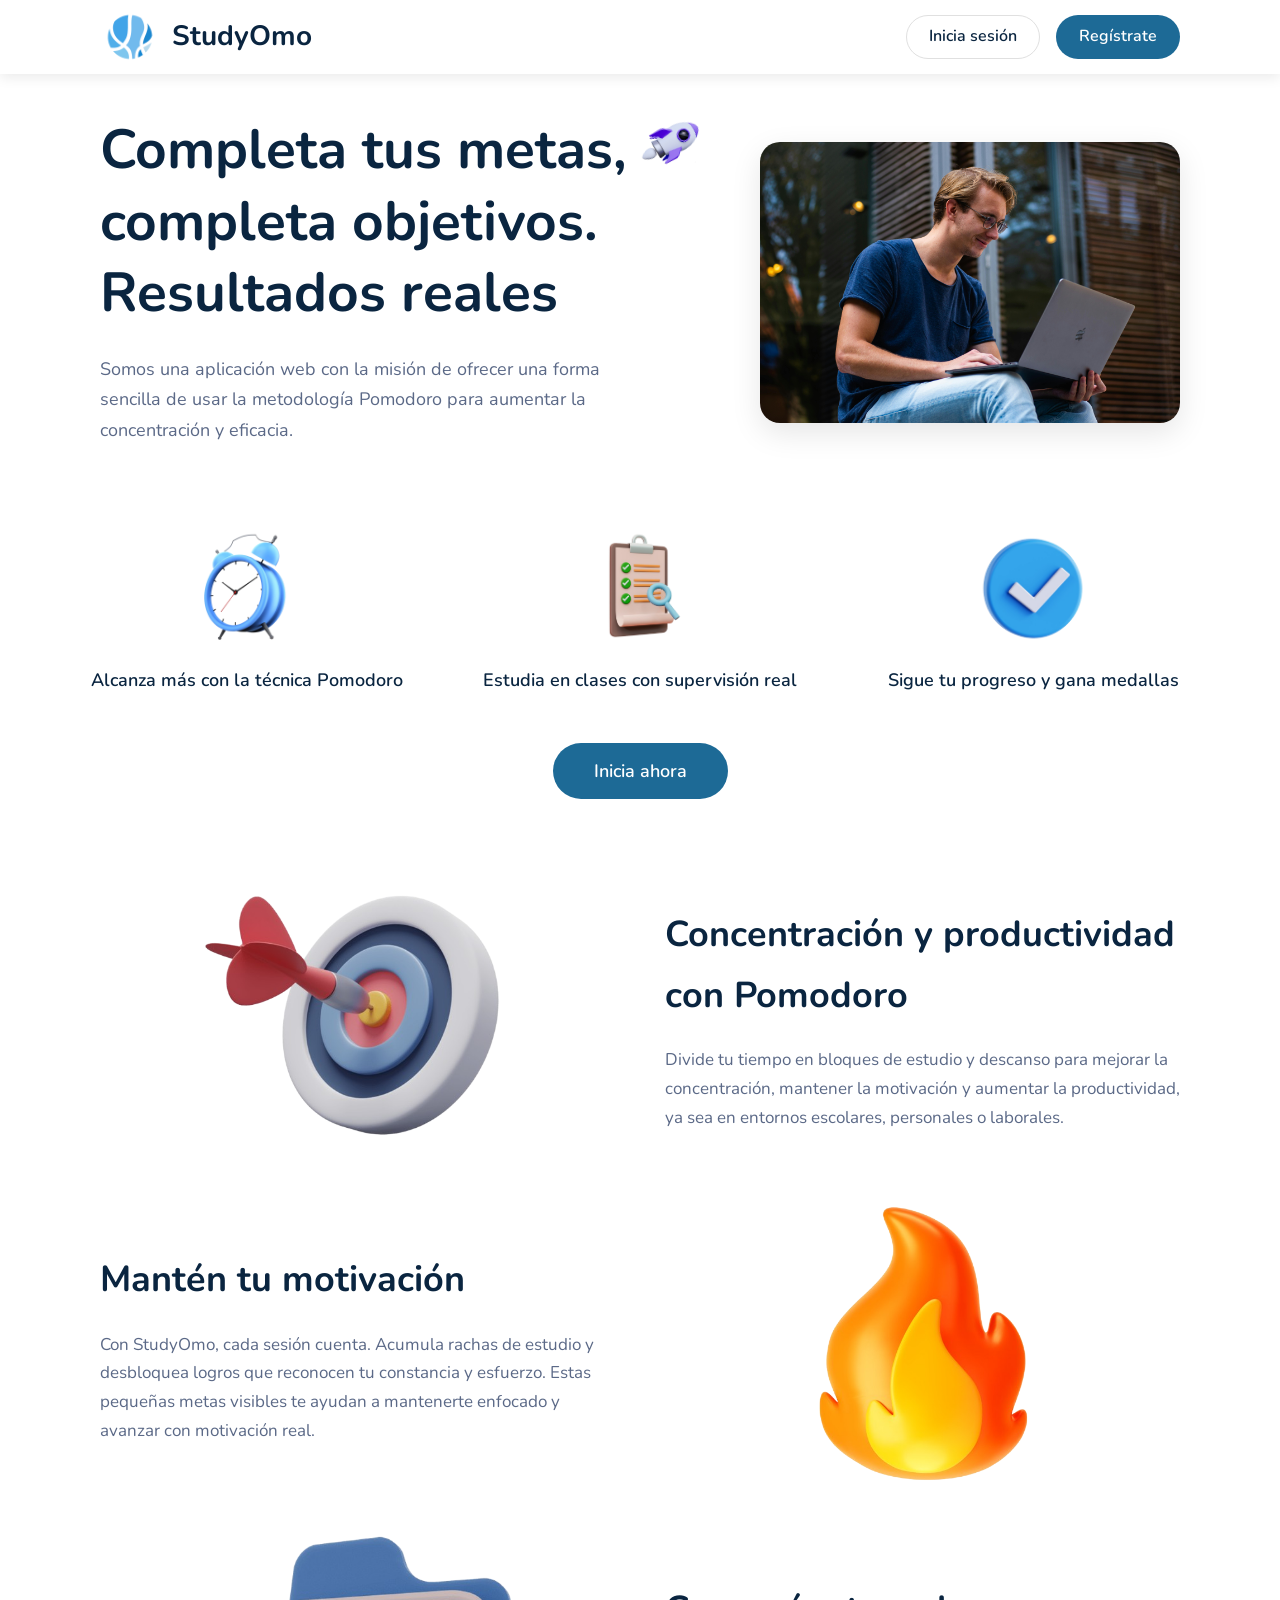
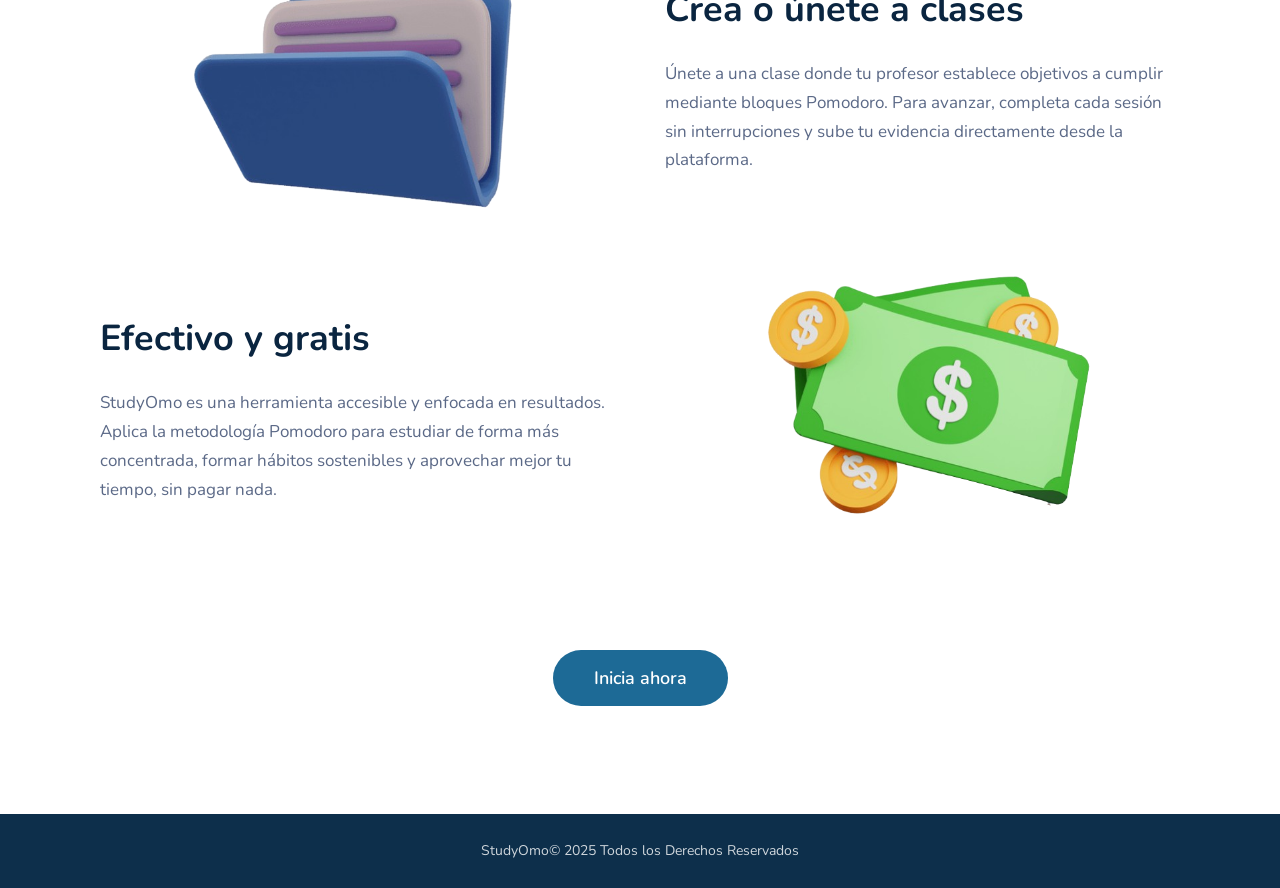
<file: landing/index.html>
<!DOCTYPE html>
<html lang="es">
<head>
    <meta charset="UTF-8">
    <meta name="viewport" content="width=device-width, initial-scale=1.0">
    <title>StudyOmo - Completa tus metas</title>
    <link rel="stylesheet" href="/landing/styles.css">
    <link rel="preconnect" href="https://fonts.googleapis.com">
    <link rel="preconnect" href="https://fonts.gstatic.com" crossorigin>
    <!-- Actualizado a Nunito -->
    <link href="https://fonts.googleapis.com/css2?family=Nunito:wght@400;600;700&display=swap" rel="stylesheet">
</head>
<body>

    <!-- ======== NAV BAR ======== -->
    <header>
        <nav class="container">
            <a href="#" class="logo">
                <img src="/landing/assets/logo_StudýOmo.png" alt="Logo de StudyOmo">
                <span>StudyOmo</span>
            </a>
            <div class="nav-buttons">
                <a href="#" class="btn btn-secondary">Inicia sesión</a>
                <a href="#" class="btn btn-primary">Regístrate</a>
            </div>
        </nav>
    </header>

    <main>
        <!-- ======== HERO SECTION ======== -->
        <section id="hero" class="container">
            <div class="hero-content">
                <h1>
                    Completa tus metas, completa objetivos. Resultados reales
                    <img src="/landing/assets/cohete.png.png" alt="Cohete" class="rocket-icon">
                </h1>
                <p>
                    Somos una aplicación web con la misión de ofrecer una forma sencilla de usar la metodología Pomodoro para aumentar la concentración y eficacia.
                </p>
            </div>
            <div class="hero-image">
                <img src="/landing/assets/estudianteConcentrado.jpg.jpg" alt="Estudiante concentrado usando una laptop">
            </div>
        </section>

        <!-- ======== FEATURES SECTION ======== -->
        <section id="features" class="container">
            <div class="feature-card">
                <img src="/landing/assets/reloj.png.png" alt="Reloj despertador">
                <p>Alcanza más con la técnica Pomodoro</p>
            </div>
            <div class="feature-card">
                <img src="/landing/assets/listaTarea.png.png" alt="Lista de tareas con lupa">
                <p>Estudia en clases con supervisión real</p>
            </div>
            <div class="feature-card">
                <img src="/landing/assets/palomita.png.png" alt="Checkmark azul">
                <p>Sigue tu progreso y gana medallas</p>
            </div>
        </section>

        <div class="cta-container container">
            <a href="#" class="btn btn-primary btn-large">Inicia ahora</a>
        </div>

        <!-- ======== ADDITIONAL SECTIONS ======== -->
        <section class="content-section container">
            <div class="content-block">
                <div class="content-image">
                    <img src="/landing/assets/tiroDardo.png.png" alt="Objetivo con dardo">
                </div>
                <div class="content-text">
                    <h2>Concentración y productividad con Pomodoro</h2>
                    <p>Divide tu tiempo en bloques de estudio y descanso para mejorar la concentración, mantener la motivación y aumentar la productividad, ya sea en entornos escolares, personales o laborales.</p>
                </div>
            </div>

            <div class="content-block reverse">
                <div class="content-image">
                    <img src="/landing/assets/fuego.png.png" alt="Icono de fuego">
                </div>
                <div class="content-text">
                    <h2>Mantén tu motivación</h2>
                    <p>Con StudyOmo, cada sesión cuenta. Acumula rachas de estudio y desbloquea logros que reconocen tu constancia y esfuerzo. Estas pequeñas metas visibles te ayudan a mantenerte enfocado y avanzar con motivación real.</p>
                </div>
            </div>

            <div class="content-block">
                <div class="content-image">
                     <img src="/landing/assets/archivo.png.png" alt="Icono de folder con archivos">
                </div>
                <div class="content-text">
                    <h2>Crea o únete a clases</h2>
                    <p>Únete a una clase donde tu profesor establece objetivos a cumplir mediante bloques Pomodoro. Para avanzar, completa cada sesión sin interrupciones y sube tu evidencia directamente desde la plataforma.</p>
                </div>
            </div>
            
            <div class="content-block reverse">
                <div class="content-image">
                    <img src="/landing/assets/dinero.png.png" alt="Billetes y monedas de dólar">
                </div>
                <div class="content-text">
                    <h2>Efectivo y gratis</h2>
                    <p>StudyOmo es una herramienta accesible y enfocada en resultados. Aplica la metodología Pomodoro para estudiar de forma más concentrada, formar hábitos sostenibles y aprovechar mejor tu tiempo, sin pagar nada.</p>
                </div>
            </div>
        </section>
        
        <div class="cta-container container">
             <a href="#" class="btn btn-primary btn-large">Inicia ahora</a>
        </div>

    </main>

    <!-- ======== FOOTER ======== -->
    <footer>
        <div class="container">
            <p>StudyOmo© 2025 Todos los Derechos Reservados</p>
        </div>
    </footer>

 <script src="script.js"></script>

</body>
</html>
</file>
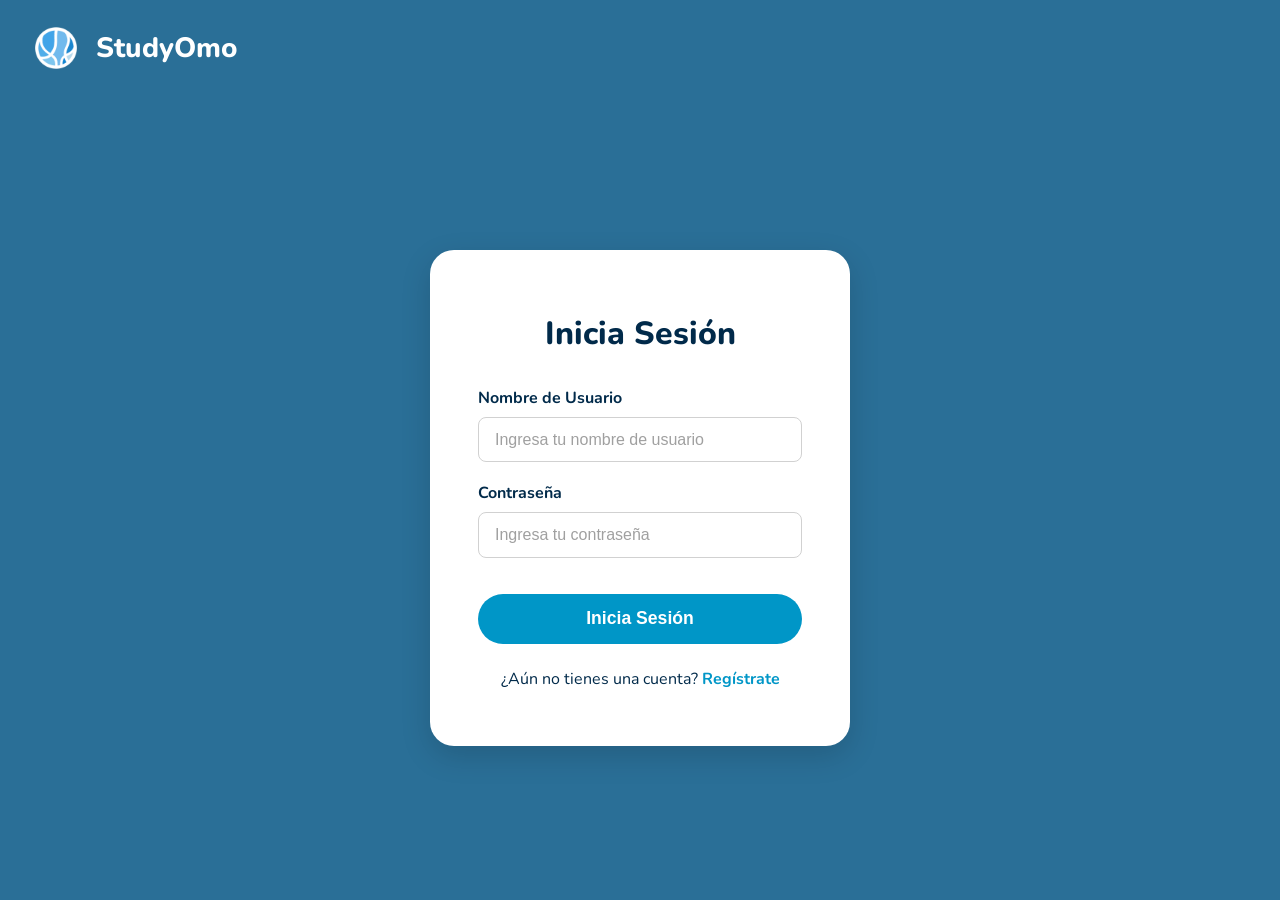
<file: log-in/index.html>
<!DOCTYPE html>
<html lang="es">
<head>
  <meta charset="UTF-8" />
  <meta name="viewport" content="width=device-width, initial-scale=1.0"/>
  <title>Inicia Sesión - StudyOmo</title>

  <link rel="preconnect" href="https://fonts.googleapis.com"/>
  <link rel="preconnect" href="https://fonts.gstatic.com" crossorigin/>
  <link href="https://fonts.googleapis.com/css2?family=Nunito:wght@400;700;800&display=swap" rel="stylesheet"/>

  <link rel="stylesheet" href="/log-in/styles.css" />
</head>
<body>

  <header class="app-header">
    <img src="/log-in/assets/logo_StudýOmo.png" alt="Logo de StudyOmo" class="app-header__logo" />
    <span class="app-header__brand-name">StudyOmo</span>
  </header>

  <main class="main-content">
    <div class="login-card">
      <h1 class="login-card__title">Inicia Sesión</h1>

      <form class="login-form" id="loginForm">
        <div class="form-group">
          <label for="username" class="form-group__label">Nombre de Usuario</label>
          <input type="text" id="username" class="form-group__input" placeholder="Ingresa tu nombre de usuario" required />
        </div>

        <div class="form-group">
          <label for="password" class="form-group__label">Contraseña</label>
          <input type="password" id="password" class="form-group__input" placeholder="Ingresa tu contraseña" required />
        </div>

        <button type="submit" class="login-form__button">Inicia Sesión</button>
      </form>

      <p class="login-card__footer">
        ¿Aún no tienes una cuenta?
        <a href="registro.html" class="login-card__link">Regístrate</a>
      </p>
    </div>
  </main>

  <script src="/log-in/script.js"></script>
</body>
</html>
</file>
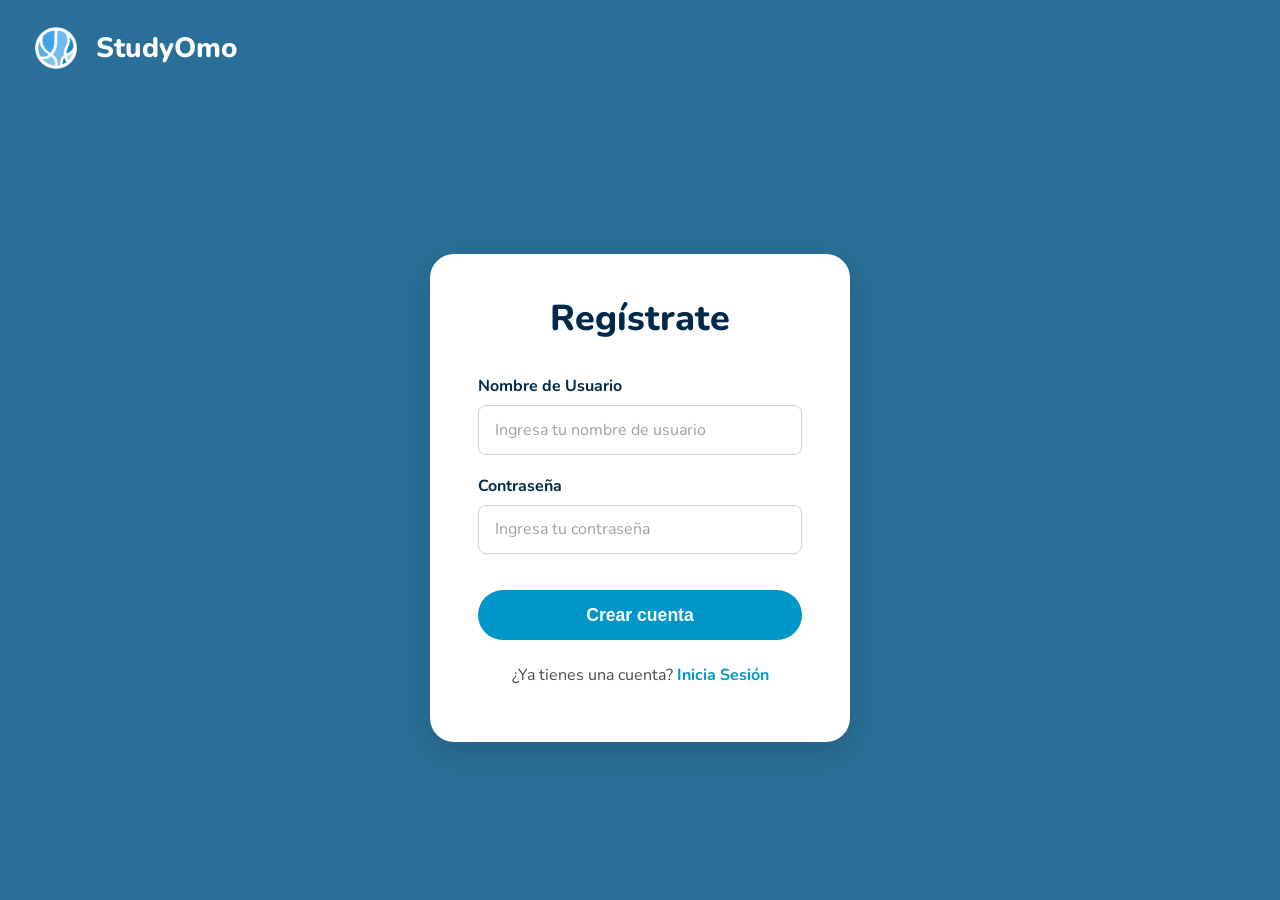
<file: sign_in/index.html>
<!DOCTYPE html>
<html lang="es">
<head>
    <meta charset="UTF-8">
    <meta name="viewport" content="width=device-width, initial-scale=1.0">
    <title>Regístrate - StudyOmo</title>

    <!-- Google Fonts: Nunito -->
    <link rel="preconnect" href="https://fonts.googleapis.com">
    <link rel="preconnect" href="https://fonts.gstatic.com" crossorigin>
    <link href="https://fonts.googleapis.com/css2?family=Nunito:wght@400;700;800&display=swap" rel="stylesheet">
    <link rel="stylesheet" href="/sign_in/styles.css">
</head>
<body>

    <header class="app-header">
        <img src="/sign_in/assets/logo_StudýOmo.png" alt="logo_StudýOmo" class="app-header__logo">
        <span class="app-header__brand-name">StudyOmo</span>
    </header>

    <main class="main-content">
        <div class="signup-card">
            <h1 class="signup-card__title">Regístrate</h1>
            
            <form class="signup-form" id="signupForm">
                <div class="form-group">
                    <label for="username" class="form-group__label">Nombre de Usuario</label>
                    <input type="text" id="username" class="form-group__input" placeholder="Ingresa tu nombre de usuario" required>
                </div>

                <div class="form-group">
                    <label for="password" class="form-group__label">Contraseña</label>
                    <input type="password" id="password" class="form-group__input" placeholder="Ingresa tu contraseña" required minlength="4">
                </div>

                <button type="submit" class="signup-form__button">Crear cuenta</button>
            </form>

            <p class="signup-card__footer">
                ¿Ya tienes una cuenta? <a href="#" class="signup-card__link">Inicia Sesión</a>
            </p>
        </div>
    </main>

    <script src="/sign_in/script.js"></script>
</body>
</html>
</file>
<file: landing/styles.css>
/* ======== GLOBAL STYLES & VARIABLES ======== */
:root {
    --primary-blue: #2A64F6;
    --dark-blue: #0A2540;
    --secondary-blue: #1d6a96;
    --footer-blue: #0D2F4B;
    --text-light: #5B6987;
    --background-light: #FFFFFF;
    --border-radius-sm: 8px;
    --border-radius-md: 20px;
}

* {
    margin: 0;
    padding: 0;
    box-sizing: border-box;
}

body {
    /* Tipografía actualizada a Nunito */
    font-family: 'Nunito', sans-serif;
    background-color: var(--background-light);
    color: var(--dark-blue);
    line-height: 1.7; /* Aumentado ligeramente para mejor legibilidad con Nunito */
}

.container {
    max-width: 1140px;
    margin: 0 auto;
    padding: 0 30px;
}

/* ======== NAV BAR ======== */
header {
    background-color: var(--background-light);
    padding: 7px 0;
    position: sticky;
    top: 0;
    z-index: 1000;
    box-shadow: 0 4px 12px rgba(0, 0, 0, 0.08);
}

header nav {
    display: flex;
    justify-content: space-between;
    align-items: center;
}

.logo {
    display: flex;
    align-items: center;
    gap: 12px;
    text-decoration: none;
    color: var(--dark-blue);
    font-size: 28px;
    font-weight: 700;
}

.logo img {
    height: 60px;
}

.nav-buttons {
    display: flex;
    align-items: center;
    gap: 16px;
}

.btn {
    text-decoration: none;
    padding: 7px 22px;
    border-radius: 50px;
    font-weight: 600;
    transition: all 0.3s ease;
    border: 1px solid transparent;
}

.btn-primary {
    background-color: var(--secondary-blue);
    color: white;
}

.btn-primary:hover {
    background-color: #165376;
    transform: translateY(-2px);
}

.btn-secondary {
    background-color: transparent;
    color: var(--dark-blue);
    border: 1.5px solid #e0e0e0;
}

.btn-secondary:hover {
    background-color: #f5f5f5;
}

/* ======== HERO SECTION ======== */
#hero {
    display: flex;
    align-items: center;
    gap: 60px;
    padding-top: 40px;
    padding-bottom: 30px;
}

.hero-content {
    flex: 1;
    position: relative;
}

.hero-content h1 {
    font-size: 55px;
    font-weight: 700;
    line-height: 1.3;
    margin-bottom: 10px;
}

.rocket-icon {
    width: 60px;
    position: absolute; 
    /*pedir a Toño mandar cohete en eje z*/
    top: 0;
    right: 0;
    transform: translate(20%, -50%) rotate(15deg);
}

.hero-content p {
    font-size: 18px;
    color: var(--text-light);
    max-width: 500px;
    /* Padding solicitado */
    padding: 15px 0;
}

.hero-image {
    flex: .7;
}

.hero-image img {
    width: 100%;
    border-radius: var(--border-radius-md);
    box-shadow: 0 10px 30px rgba(0, 0, 0, 0.1);
}

/* ======== FEATURES SECTION ======== */
#features {
    display: grid;
    grid-template-columns: repeat(3, 1fr);
    gap: 40px;
    padding: 40px 0;
    text-align: center;
}

.feature-card {
    display: flex;
    flex-direction: column;
    align-items: center;
    gap: 15px;
}

.feature-card img {
    height: 120px;
}

.feature-card p {
    font-size: 18px;
    font-weight: 600;
    color: var(--dark-blue);
}

/* ======== CALL TO ACTION (CTA) ======== */
.cta-container {
    text-align: center;
    padding: 20px 0 80px;
}

.btn-large {
    padding: 15px 40px;
    font-size: 18px;
}

/* ======== CONTENT SECTIONS ======== */
.content-section {
    display: flex;
    flex-direction: column;
    gap: 20px;
    padding-bottom: 80px;
}

.content-block {
    display: grid;
    grid-template-columns: 1fr 1fr;
    align-items: center;
    gap: 50px;
}

.content-block.reverse .content-image {
    order: 2;
}
.content-block.reverse .content-text {
    order: 1;
}

.content-image {
    text-align: center;
}

.content-image img {
    max-width: auto;
    height: 300px;
}

.content-text h2 {
    font-size: 36px;
    font-weight: 700;
    margin-bottom: 15px;
}

.content-text p {
    font-size: 17px; /* Ligeramente más grande para Nunito */
    color: var(--text-light);
    /* Padding solicitado */
    padding: 5px 0;
}

/* ======== FOOTER ======== */
footer {
    background-color: var(--footer-blue);
    color: white;
    text-align: center;
    padding: 25px 0;
    margin-top: 40px;
}

footer p {
    font-size: 14px;
    opacity: 0.8;
}

/* ======================================= */
/* ======== RESPONSIVE STYLES ======== */
/* ======================================= */

/* Tablet View (max-width: 1024px) */
@media (max-width: 1024px) {
    .hero-content h1 {
        font-size: 40px;
    }
    #hero {
        gap: 40px;
        padding-top: 60px;
    }
    .content-block {
        gap: 50px;
    }
    .content-text h2 {
        font-size: 32px;
    }
}


/* Mobile View (max-width: 768px) */
@media (max-width: 768px) {
    body {
        text-align: center;
    }
    .container {
        padding: 0 25px;
    }
    
    /* --- Nav Bar --- */
    header nav {
        flex-direction: column;
        gap: 15px;
    }
    
    /* --- Hero Section --- */
    #hero {
        flex-direction: column-reverse; /* Imagen arriba, texto abajo */
        padding-top: 40px;
    }
    .hero-content {
        text-align: center;
    }
    .hero-content h1 {
        font-size: 40px;
    }
    .rocket-icon {
        display: none; /* Ocultar cohete en móvil para un look más limpio */
    }
    .hero-content p {
        font-size: 16px;
        margin: 0 auto;
    }

    /* --- Features Section --- */
    #features {
        grid-template-columns: 1fr;
        gap: 50px;
        padding: 50px 0;
    }
    .feature-card img {
        height: 100px;
    }

    /* --- Content Sections --- */
    .content-section {
        gap: 80px;
    }
    .content-block,
    .content-block.reverse {
        grid-template-columns: 1fr;
        text-align: center;
    }
    .content-block.reverse .content-image,
    .content-block.reverse .content-text {
        order: initial; /* Resetear el orden para que fluya naturalmente */
    }
    .content-text h2 {
        font-size: 28px;
    }
    .content-image img {
        max-width: 250px;
    }
    .cta-container {
        padding-bottom: 60px;
    }
}

/* ======== ESTILOS DE ANIMACIÓN (AÑADIR AL FINAL DEL CSS) ======== */

/* Clase base para los elementos que aparecerán con el scroll */
.reveal-on-scroll {
    opacity: 0;
    transition: opacity 0.8s ease-out, transform 0.6s ease-out;
}

/* Estado inicial (oculto) de las tarjetas de características - se deslizarán hacia arriba */
.feature-card.reveal-on-scroll {
    transform: translateY(50px);
}

/* Estado inicial de los bloques de contenido - se deslizarán desde la izquierda */
.content-block.reveal-on-scroll {
    transform: translateX(-50px);
}

/* Estado inicial de los bloques invertidos - se deslizarán desde la derecha */
.content-block.reverse.reveal-on-scroll {
    transform: translateX(50px);
}

/* Clase que se añade con JS para hacer visible el elemento */
.is-visible {
    opacity: 1;
    transform: translateY(0) translateX(0);
}
</file>
<file: log-in/styles.css>
:root {
  --primary-blue: #0096C7;
  --primary-blue-dark: #0077B6;
  --background-blue: #2A6F97;
  --text-dark: #012A4A;
  --text-light: #4A4A4A;
  --border-color: #D1D1D1;
  --white: #FFFFFF;
}

*,
*::before,
*::after {
  box-sizing: border-box;
}

body {
  margin: 0;
  font-family: 'Nunito', sans-serif;
  background-color: var(--background-blue);
  color: var(--text-dark);
  display: flex;
  flex-direction: column;
  min-height: 100vh;
}

/* Encabezado */
.app-header {
  display: flex;
  align-items: center;
  padding: 1.5rem 2rem;
}

.app-header__logo {
  width: 48px;
  height: 48px;
  object-fit: cover;
  border-radius: 50%;
}

.app-header__brand-name {
  color: var(--white);
  font-size: 1.75rem;
  font-weight: 800;
  margin-left: 1rem;
}

/* Contenido */
.main-content {
  flex-grow: 1;
  display: flex;
  align-items: center;
  justify-content: center;
  padding: 1rem;
}

/* Tarjeta */
.login-card {
  background-color: var(--white);
  border-radius: 24px;
  padding: 2.5rem 3rem;
  width: 100%;
  max-width: 420px;
  box-shadow: 0 10px 30px rgba(0, 0, 0, 0.15);
  animation: fadeIn 0.7s ease-out;
}

.login-card__title {
  font-size: 2rem;
  font-weight: 800;
  text-align: center;
  margin-bottom: 2rem;
  color: var(--text-dark);
}

/* Formulario */
.login-form {
  display: flex;
  flex-direction: column;
  gap: 1.25rem;
}

.form-group {
  display: flex;
  flex-direction: column;
}

.form-group__label {
  font-weight: 700;
  margin-bottom: 0.5rem;
}

.form-group__input {
  padding: 0.8rem 1rem;
  border: 1px solid var(--border-color);
  border-radius: 8px;
  font-size: 1rem;
  transition: 0.3s ease;
}

.form-group__input::placeholder {
  color: #A0A0A0;
}

.form-group__input:focus {
  outline: none;
  border-color: var(--primary-blue);
  box-shadow: 0 0 0 3px rgba(0, 150, 199, 0.2);
}

.login-form__button {
  background-color: var(--primary-blue);
  color: var(--white);
  border: none;
  border-radius: 50px;
  padding: 0.9rem;
  font-size: 1.1rem;
  font-weight: 700;
  cursor: pointer;
  margin-top: 1rem;
  transition: 0.3s ease;
}

.login-form__button:hover {
  background-color: var(--primary-blue-dark);
  transform: translateY(-2px);
}

.login-card__footer {
  text-align: center;
  margin-top: 1.5rem;
  color: var(--text-dark);
}

.login-card__link {
  color: var(--primary-blue);
  font-weight: 700;
  text-decoration: none;
}

.login-card__link:hover {
  text-decoration: underline;
}

/* Animación */
@keyframes fadeIn {
  from {
    opacity: 0;
    transform: translateY(-10px);
  }
  to {
    opacity: 1;
    transform: translateY(0);
  }
}
</file>
<file: sign_in/styles.css>
:root {
    --primary-blue: #0096C7;
    --primary-blue-dark: #0077B6;
    --background-blue: #2A6F97;
    --text-dark: #012A4A;
    --text-light: #4A4A4A;
    --border-color: #D1D1D1;
    --white: #FFFFFF;
}

*,
*::before,
*::after {
    box-sizing: border-box;
}

body {
    margin: 0;
    font-family: 'Nunito', sans-serif;
    background-color: var(--background-blue);
    color: var(--text-dark);
    display: flex;
    flex-direction: column;
    min-height: 100vh;
}

@keyframes fadeIn {
    from {
        opacity: 0;
        transform: translateY(-15px);
    }
    to {
        opacity: 1;
        transform: translateY(0);
    }
}

.app-header {
    display: flex;
    align-items: center;
    padding: 1.5rem 2rem;
}

.app-header__logo {
    width: 48px;
    height: 48px;
    object-fit: cover;
    border-radius: 50%;
}

.app-header__brand-name {
    color: var(--white);
    font-size: 1.75rem;
    font-weight: 800;
    margin-left: 1rem;
}

.main-content {
    flex-grow: 1;
    display: flex;
    align-items: center;
    justify-content: center;
    padding: 1rem;
}

.signup-card {
    background-color: var(--white);
    border-radius: 24px;
    padding: 2.5rem 3rem;
    width: 100%;
    max-width: 420px;
    box-shadow: 0 10px 30px rgba(0, 0, 0, 0.15);
    animation: fadeIn 0.7s ease-out;
}

.signup-card__title {
    font-size: 2.25rem;
    font-weight: 800;
    text-align: center;
    margin: 0 0 2rem 0;
    color: var(--text-dark);
}

.signup-form {
    display: flex;
    flex-direction: column;
    gap: 1.25rem;
}

.form-group {
    display: flex;
    flex-direction: column;
}

.form-group__label {
    font-weight: 700;
    margin-bottom: 0.5rem;
}

.form-group__input {
    padding: 0.8rem 1rem;
    border: 1px solid var(--border-color);
    border-radius: 8px;
    font-size: 1rem;
    font-family: 'Nunito', sans-serif;
    transition: border-color 0.3s ease, box-shadow 0.3s ease;
}

.form-group__input::placeholder {
    color: #A0A0A0;
}

.form-group__input:focus {
    outline: none;
    border-color: var(--primary-blue);
    box-shadow: 0 0 0 3px rgba(0, 150, 199, 0.2);
}

.signup-form__button {
    background-color: var(--primary-blue);
    color: var(--white);
    border: none;
    border-radius: 50px;
    padding: 0.9rem;
    font-size: 1.1rem;
    font-weight: 700;
    cursor: pointer;
    margin-top: 1rem;
    transition: background-color 0.3s ease, transform 0.2s ease;
}

.signup-form__button:hover {
    background-color: var(--primary-blue-dark);
    transform: translateY(-2px);
}

.signup-card__footer {
    text-align: center;
    margin-top: 1.5rem;
    color: var(--text-light);
}

.signup-card__link {
    color: var(--primary-blue);
    font-weight: 700;
    text-decoration: none;
    transition: color 0.3s ease;
}

.signup-card__link:hover {
    color: var(--primary-blue-dark);
    text-decoration: underline;
}

@media (max-width: 480px) {
    .app-header {
        padding: 1rem 1.5rem;
        justify-content: center;
    }

    .signup-card {
        padding: 2rem 1.5rem;
    }

    .signup-card__title {
        font-size: 1.8rem;
    }
}
</file>
